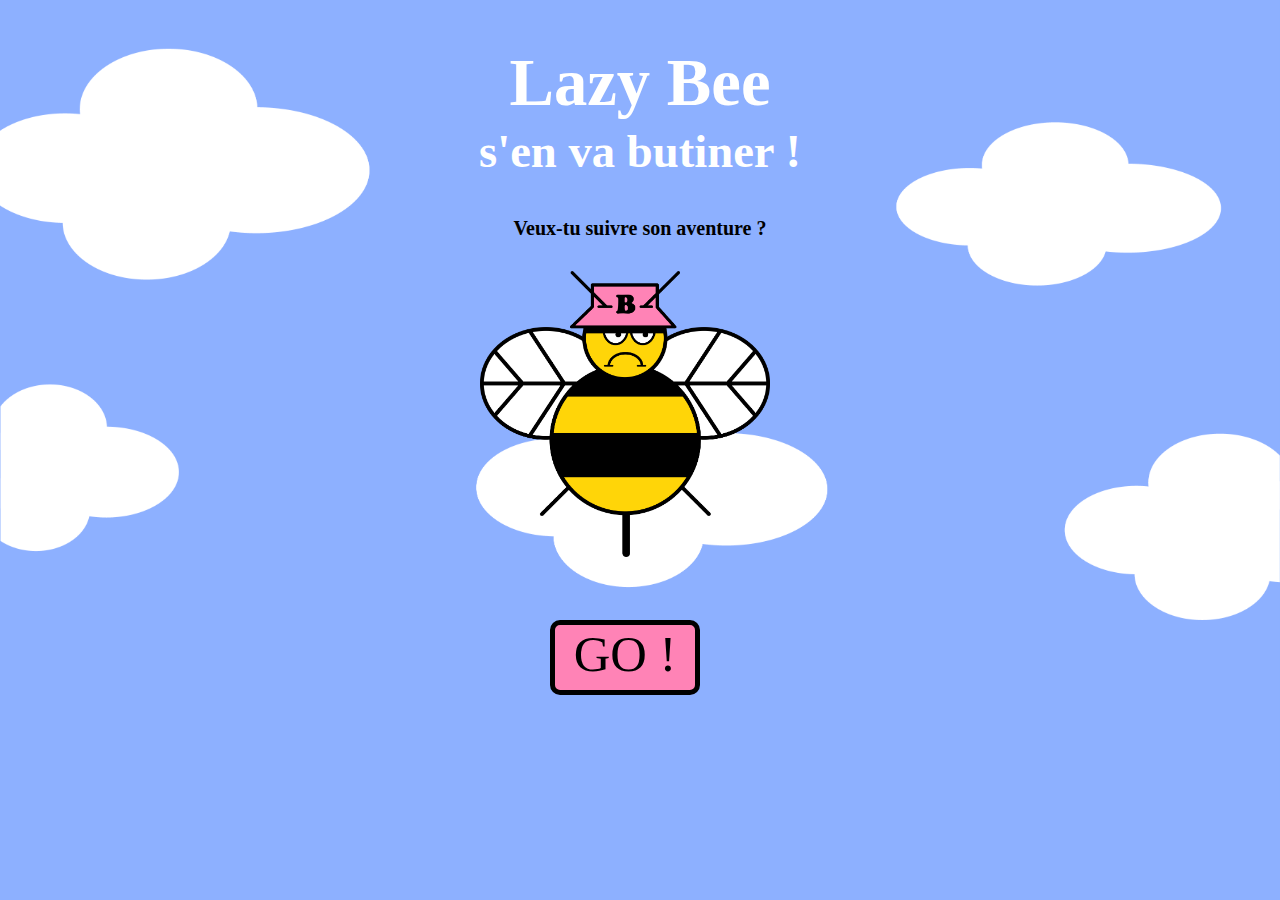
<file: index.html>
<!DOCTYPE html>
<html lang="en" dir="ltr">
  <head>
    <meta charset="utf-8">
        <link rel="stylesheet" href="styles/main.css">
    <title></title>
  </head>
  <body>

<h1>Lazy Bee</h1>

<h2>s'en va butiner !</h2>

<h3>Veux-tu suivre son aventure ?</h3>

<div class="corpsdebut">
<img id="lazybee" src="styles/images/corps.png"  width="290" height="230" alt="">
</div>

<div class="tetedebut">
<img id="lazybee" src="styles/images/tete.png"  width="110" height="110" alt="">
</div>

<div class="go">
<a href="etape1.html">GO !</a>
</div>

  </body>
</html>
</file>
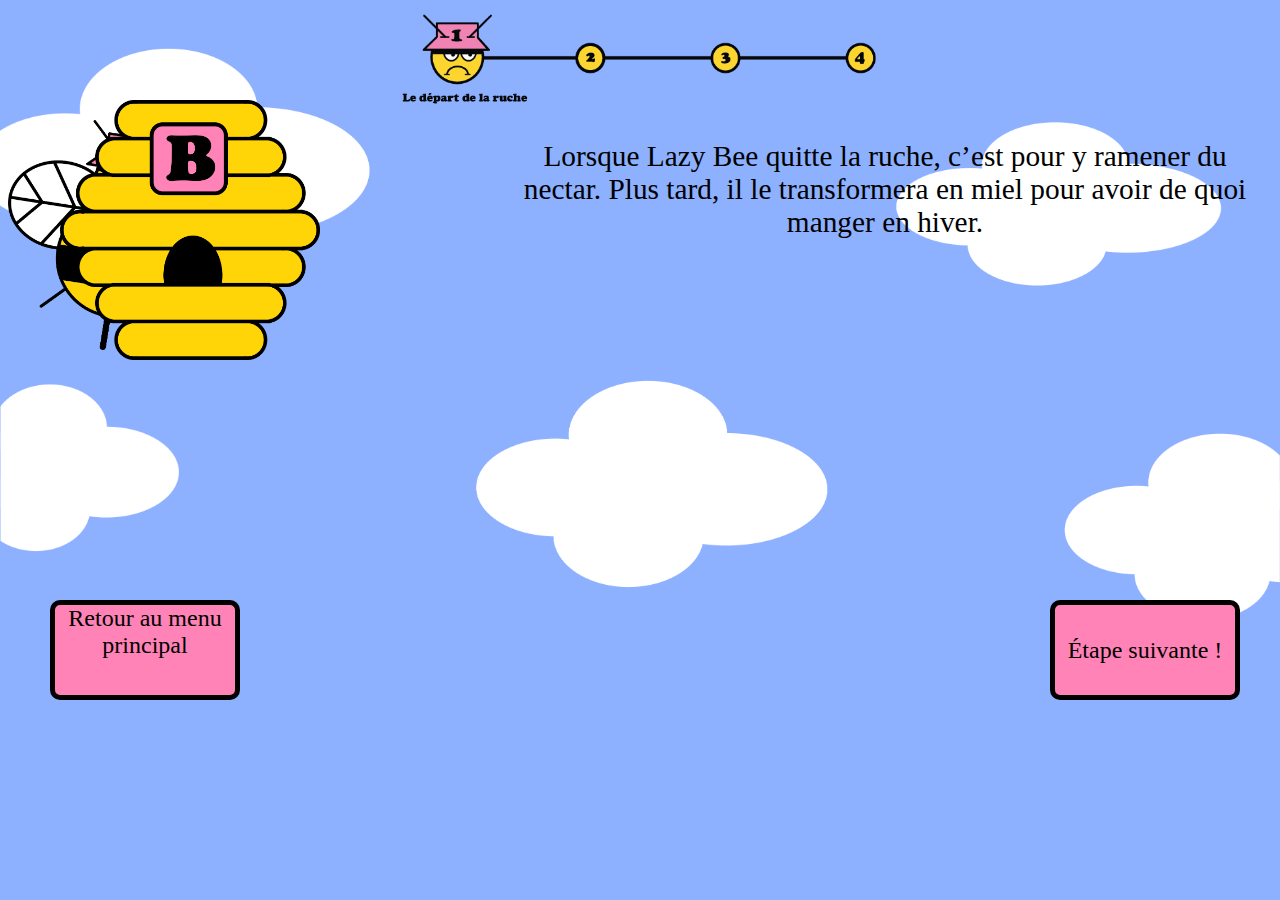
<file: etape1.html>
<!DOCTYPE html>
<html lang="en" dir="ltr">
  <head>
    <meta charset="utf-8">
      <link rel="stylesheet" href="styles/main.css">
    <title></title>
  </head>
  <body>

    <header>
      <img src="styles/images/header/header01.png" width="480" height="100" alt="">
    </header>

<div class="texteetape1">
    <a>Lorsque Lazy Bee quitte la ruche, c’est pour y ramener du nectar.
Plus tard, il le transformera en miel pour avoir de quoi manger en hiver.</a>
</div>


<div class="retour">
  <a href="index.html">Retour au menu principal</a>
</div>


<div class="suivant">
  <a id="next" href="etape2.html">Étape suivante !</a>
</div>

<div class="rucheetape1">
<img src="styles/images/ruche.png"  width="260" height="260" alt="">
</div>

<div class="bee-move">
  <img src="styles/images/lazybee2.png"  width="230" height="230" alt="">
</div>

  </body>
</html>
</file>
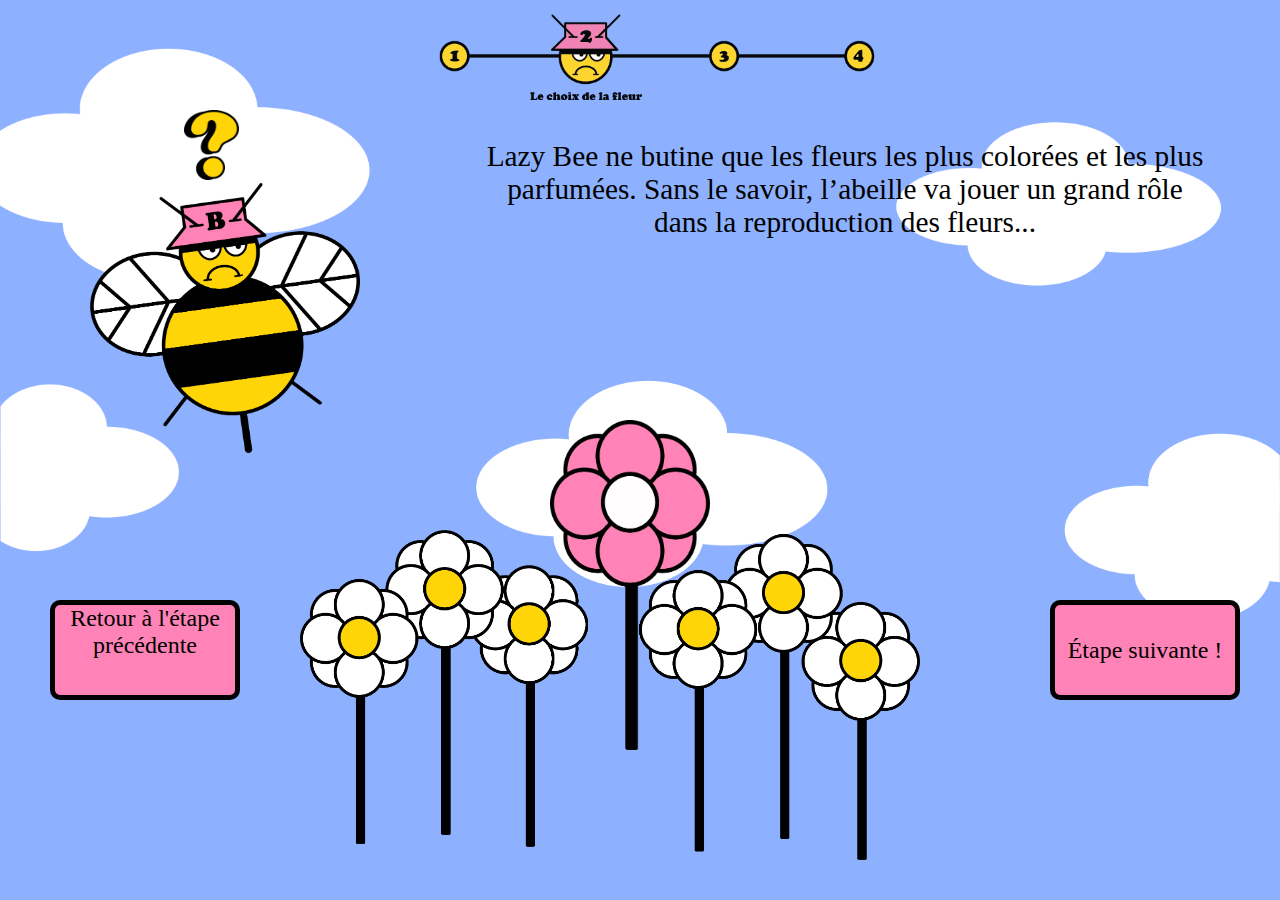
<file: etape2.html>
<!DOCTYPE html>
<html lang="en" dir="ltr">
  <head>
    <meta charset="utf-8">
      <link rel="stylesheet" href="styles/main.css">
    <title></title>
  </head>
  <body>

    <header>
      <img src="styles/images/header/header02.png" width="480" height="100" alt="">
    </header>

    <div class="texte2">
        <a>Lazy Bee ne butine que les fleurs les plus colorées et les plus parfumées.
Sans le savoir, l’abeille va jouer un grand rôle dans la reproduction des fleurs... </a>
    </div>

<div class="retour">
  <a href="etape1.html">Retour à l'étape précédente</a>
</div>

<div class="interrogation">
<img src="styles/images/interrogation.png"  width="55" height="70" alt="">
</div>

<div class="abeille2">
<img src="styles/images/lazybee3.png"  width="270" height="270" alt="">
</div>

<div class="fleursblanches2">
<img src="styles/images/fleursblanches.png"  width="620" height="330" alt="">
</div>

<div class="fleurrose2">
<img src="styles/images/fleur2.png"  width="160" height="330" alt="">
</div>


<div class="suivant">
  <a id="next" href="etape3.html">Étape suivante !</a>
</div>

  </body>
</html>
</file>
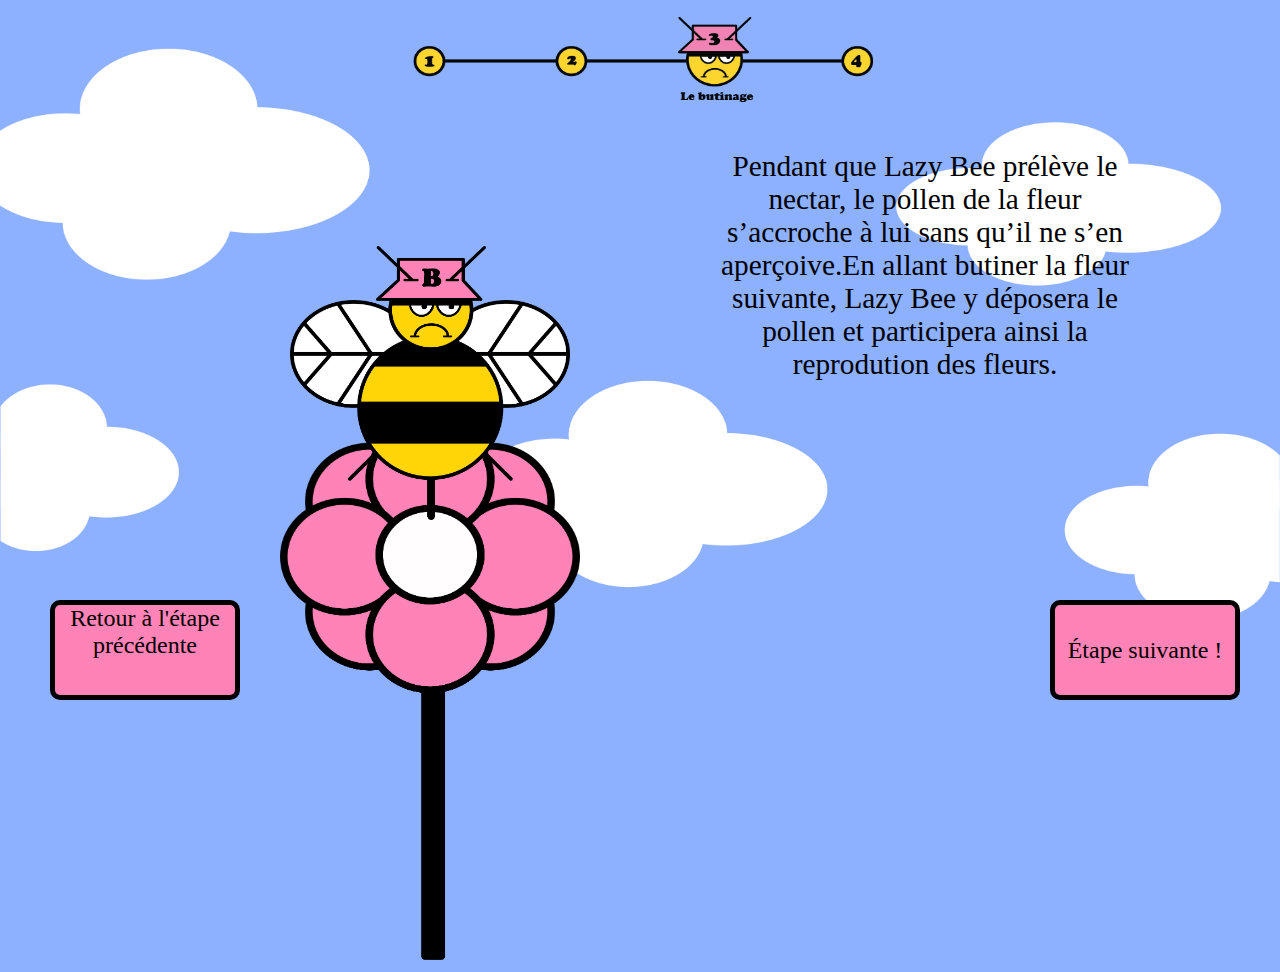
<file: etape3.html>
<!DOCTYPE html>
<html lang="en" dir="ltr">
  <head>
    <meta charset="utf-8">
      <link rel="stylesheet" href="styles/main.css">
    <title></title>
  </head>
  <body>

    <header>
      <img src="styles/images/header/header03.png" width="480" height="100" alt="">
    </header>

    <div class="texte3">
        <a>Pendant que Lazy Bee prélève le nectar, le pollen de la fleur s’accroche à lui sans qu’il ne s’en aperçoive.En allant butiner la fleur suivante, Lazy Bee y déposera le pollen et participera ainsi la reprodution des fleurs.
 </a>
    </div>

<div class="retour">
  <a href="etape2.html">Retour à l'étape précédente</a>
</div>


<div class="fleur3">
<img src="styles/images/fleur2.png"  width="300" height="540" alt="">
</div>

<div class="corps3">
<img src="styles/images/corps.png"  width="280" height="220" alt="">
</div>

<div class="tete3">
<img src="styles/images/tete.png"  width="110" height="105" alt="">
</div>

<div class="suivant">
  <a id="next" href="etape4.html">Étape suivante !</a>
</div>

  </body>
</html>
</file>
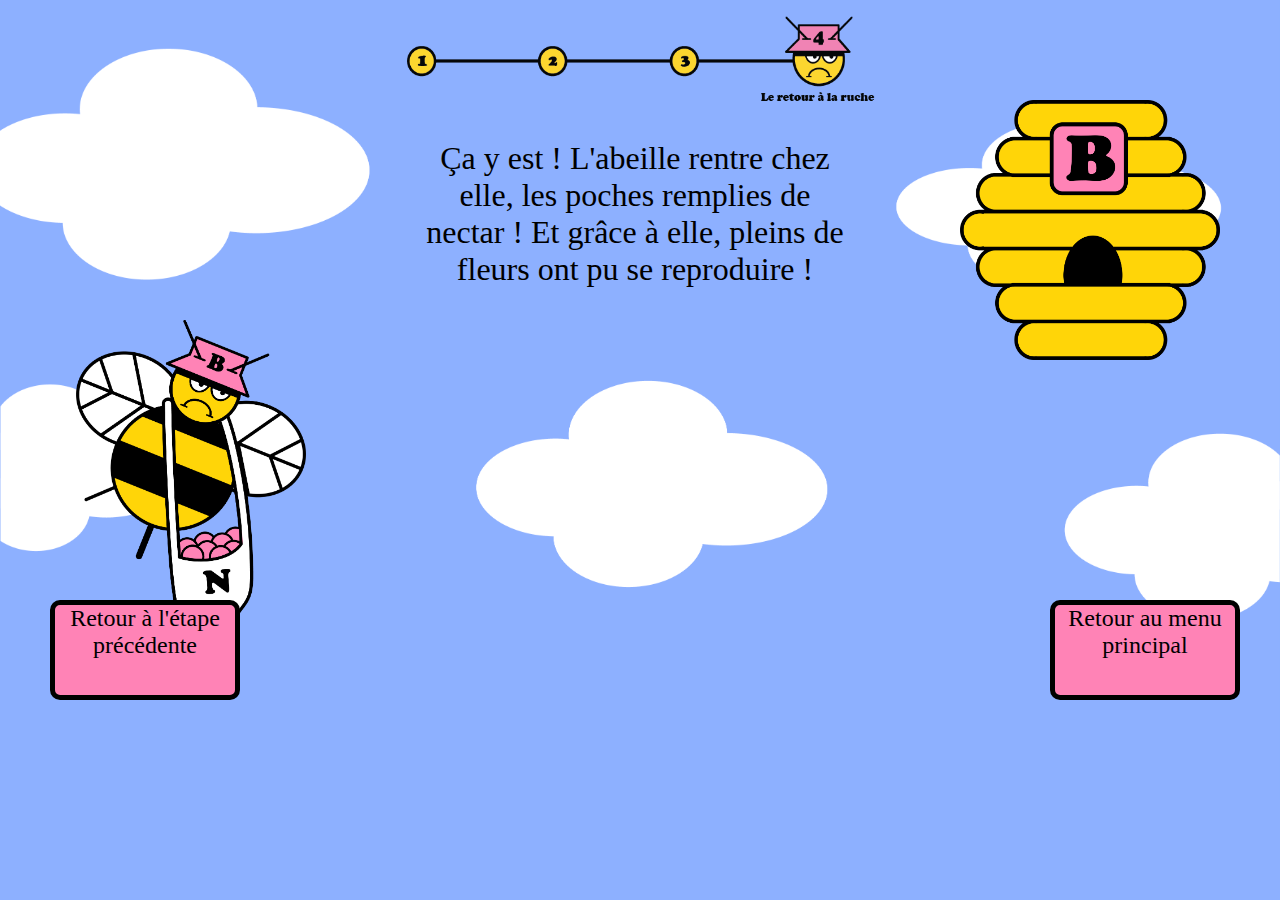
<file: etape4.html>
<!DOCTYPE html>
<html lang="en" dir="ltr">
  <head>
    <meta charset="utf-8">
      <link rel="stylesheet" href="styles/main.css">
    <title></title>
  </head>
  <body>
    <header>
      <img src="styles/images/header/header04.png" width="480" height="100" alt="">
    </header>

    <div class="texte4">
        <a>Ça y est ! L'abeille rentre chez elle, les poches remplies de nectar !
          Et grâce à elle, pleins de fleurs ont pu se reproduire !
 </a>
    </div>

    <div class="rucheetape4">
    <img src="styles/images/ruche.png"  width="260" height="260" alt="">
    </div>

    <div class="abeille4">
      <img src="styles/images/abeille4.png"  width="230" height="auto" alt="">
    </div>

<div class="retour">
    <a href="etape3.html">Retour à l'étape précédente</a>
</div>

<div class="suivant">
<a href="index.html">Retour au menu principal</a>
</div>

  </body>
</html>
</file>
<file: styles/main.css>
header{
  text-align: center;
  height: auto;
}

body{
    background-color: #8db0ff;
}

.corpsdebut {
  position: absolute;
  top: 327px;
  left: 480px;
  animation-name: corpsdebut;
  animation-duration: 2s;
  animation-delay: 0s;
  animation-iteration-count: infinite;
}

.tetedebut {
  position: absolute;
  top: 271px;
  left: 570px;
  animation-name: tetedebut;
  animation-duration: 2s;
  animation-delay: 0s;
  animation-iteration-count: infinite;
}

.texteetape1{
  width: 730px;
  height: 200px;
  position: absolute;
  top: 140px;
right:30px;
  text-align: center;
  border-radius: 10px;
  font-family: cooperblack;
  font-size: 22pt;
    z-index: 15;
}


.retour{
  width: 180px;
  height: 90px;
  background-color: #ff83b6;
  border: 5px solid black;
  position: absolute;
  top: 600px;
  left: 50px;
  text-align: center;
  border-radius: 10px;
  font-family: cooperblack;
  font-size: 18pt;
}

.suivant{
  width: 180px;
  height: 90px;
  background-color: #ff83b6;
  border: 5px solid black;
  position: absolute;
  top: 600px;
  left: 1050px;
  text-align: center;
  border-radius: 10px;
  font-family: cooperblack;
  font-size: 18pt;
  display: flex;
}

.rucheetape1 {
  position: absolute;
  top: 100px;
  left: 60px;
}

.rucheetape4 {
  position: absolute;
  top: 100px;
  right: 60px;
}

#next{
margin: auto;
}


@keyframes tetedebut {

0% { transform: translateX(0px);}
50%{ transform: translateX(0px)translateY(-30px);}
100% { transform: translateX(0px);}
}

@keyframes corpsdebut {

0% { transform: translateX(0px);}
50%{ transform: translateX(0px)translateY(-35px);}
100% { transform: translateX(0px);}
}


.go {
  width: 140px;
  height: 65px;
  background-color: #ff83b6;
  border: 5px solid black;
  position: absolute;
  top: 620px;
  left: 550px;
  text-align: center;
  border-radius: 10px;
}

.texte2{
  width: 730px;
  height: 200px;
  position: absolute;
  top: 140px;
  right: 70px;
  text-align: center;
  border-radius: 10px;
  font-family: cooperblack;
  font-size: 22pt;
}

.interrogation {
  position: absolute;
  top: 110px;
  left: 184px;
  animation-name: interrogation;
  animation-duration: 2s;
  animation-delay: 0s;
  animation-iteration-count: infinite;
}

.abeille2 {
  position: absolute;
  top: 183px;
  left: 90px;
}

.fleursblanches2 {
  position: absolute;
  top: 530px;
  left: 300px;
  animation-name: fleursblanches;
  animation-duration: 2s;
  animation-delay: 0s;
  animation-iteration-count: infinite;
}

.fleurrose2 {
  position: absolute;
  top: 420px;
  left: 550px;
  animation-name: fleurrose;
  animation-duration: 2s;
  animation-delay: 0s;
  animation-iteration-count: infinite;
}

.texte3{
  width: 430px;
  height: 200px;
  position: absolute;
  top: 150px;
  right: 140px;
  text-align: center;
  border-radius: 10px;
  font-family: cooperblack;
  font-size: 22pt;
}

.texte4{
  width: 430px;
  height: 200px;
  position: absolute;
  top: 140px;
  right: 430px;
  text-align: center;
  border-radius: 10px;
  font-family: cooperblack;
  font-size: 24pt;
}

.fleur3 {
  position: absolute;
  top: 420px;
  left: 280px;
  animation-name: fleurrose;
  animation-duration: 2s;
  animation-delay: 0s;
  animation-iteration-count: infinite;
  }

  .corps3 {
    position: absolute;
    top: 300px;
    left: 290px;
    animation-name: corps3;
    animation-duration: 2s;
    animation-delay: 0s;
    animation-iteration-count: infinite;
    }

    .tete3 {
      position: absolute;
      top: 246px;
      left: 376px;
      animation-name: tete3;
      animation-duration: 2s;
      animation-delay: 0s;
      animation-iteration-count: infinite;
      }

      @keyframes tete3 {

      0% { transform: translateX(0px);}
      50%{ transform: translateX(0px)translateY(-25px);}
      100% { transform: translateX(0px);}
      }

      @keyframes corps3 {

      0% { transform: translateX(0px);}
      50%{ transform: translateX(0px)translateY(-35px);}
      100% { transform: translateX(0px);}
      }

    @keyframes fleurrose {

    0% { transform: translateX(0px);}
    50%{ transform: translateX(0px)translateY(-40px);}
    100% { transform: translateX(0px);}
    }


body{
  background-image: url(images/ciel/ciel01.png);
    background-repeat: no-repeat;
    background-position: top center;
    background-size: cover;
  font-family: cooperblack;
  font-size: 38pt;
}


h1{
  font-family: cooperblack;
  font-size: 50pt;
  color:white;
  text-align:center;
height: 35px;
}

h2{
  font-family: cooperblack;
  font-size: 35pt;
  color:white;
  text-align:center;
}

h3{
  font-family: cooperblack;
  font-size: 15pt;
  color:black;
  text-align:center;
}

a{
  text-decoration: none;
  color:black;
  text-align:center;
}


@keyframes beemove {

0% { transform: translateX(0px);}
100%{ transform: translateX(900px)translateY(230px);}
}

@keyframes interrogation {

0% { transform: translateX(0px);}
50% { transform: translateX(-10px);}
100% { transform: translateX(0px);}
}


@keyframes fleursblanches {

0% { transform: translateX(0px);}
50%{ transform: translateX(0px)translateY(-30px);}
100% { transform: translateX(0px);}
}

@keyframes fleurrose {

0% { transform: translateX(0px);}
50%{ transform: translateX(0px)translateY(30px);}
100% { transform: translateX(0px);}
}

@keyframes abeille4 {

0% { transform: translateY(0px);}
100%{ transform: translateX(900px)translateY(-90px);}
}

.bee-move{
animation-name: beemove;
animation-duration: 4s;
animation-delay: 1s;
animation-fill-mode: forwards;
}

.abeille4{
  position: absolute;
  top: 320px;
  left: 76px;
animation-name: abeille4;
animation-duration: 8s;
animation-delay: 1s;
animation-fill-mode: forwards;

}
</file>
